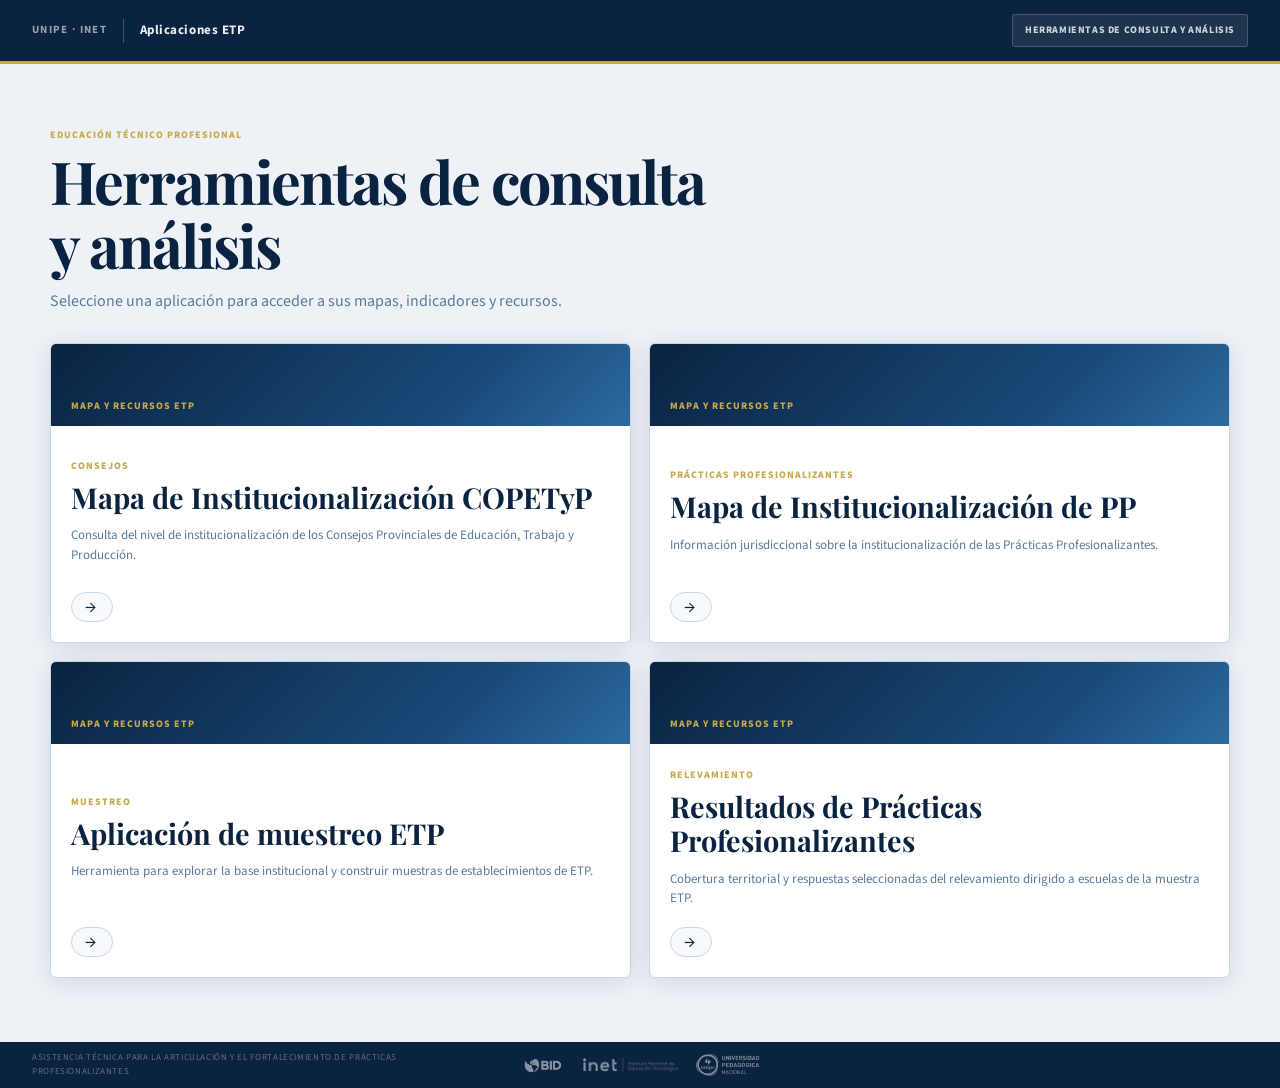
<file: index.html>
<!doctype html>
<html lang="es">
<head>
  <meta charset="utf-8">
  <meta name="viewport" content="width=device-width, initial-scale=1">
  <meta name="description" content="Acceso a las aplicaciones de información y análisis de la Educación Técnico Profesional.">
  <title>Aplicaciones ETP</title>
  <link rel="stylesheet" href="assets/portada.css?v=20260917c">
</head>
<body>
  <header class="site-header">
    <div class="brand">
      <span class="brand-kicker">UNIPE · INET</span>
      <span class="brand-sep" aria-hidden="true"></span>
      <span class="brand-name">Aplicaciones ETP</span>
    </div>
    <span class="header-label">Herramientas de consulta y análisis</span>
  </header>

  <main>
    <section class="hero" aria-labelledby="page-title">
      <p class="eyebrow">Educación Técnico Profesional</p>
      <h1 id="page-title">Herramientas de consulta y análisis</h1>
      <p class="intro">Seleccione una aplicación para acceder a sus mapas, indicadores y recursos.</p>
    </section>

    <section class="apps" aria-label="Aplicaciones disponibles">
      <a class="app-card" href="./consejos/">
        <span class="app-number" aria-hidden="true">01</span>
        <span class="app-content">
          <span class="app-kicker">Consejos</span>
          <strong>Mapa de Institucionalización COPETyP</strong>
          <span class="app-description">Consulta del nivel de institucionalización de los Consejos Provinciales de Educación, Trabajo y Producción.</span>
        </span>
        <span class="app-arrow" aria-hidden="true">→</span>
      </a>

      <a class="app-card" href="./practicas-profesionalizantes/">
        <span class="app-number" aria-hidden="true">02</span>
        <span class="app-content">
          <span class="app-kicker">Prácticas Profesionalizantes</span>
          <strong>Mapa de Institucionalización de PP</strong>
          <span class="app-description">Información jurisdiccional sobre la institucionalización de las Prácticas Profesionalizantes.</span>
        </span>
        <span class="app-arrow" aria-hidden="true">→</span>
      </a>

      <a class="app-card" href="./muestreo/">
        <span class="app-number" aria-hidden="true">03</span>
        <span class="app-content">
          <span class="app-kicker">Muestreo</span>
          <strong>Aplicación de muestreo ETP</strong>
          <span class="app-description">Herramienta para explorar la base institucional y construir muestras de establecimientos de ETP.</span>
        </span>
        <span class="app-arrow" aria-hidden="true">→</span>
      </a>

      <a class="app-card" href="./resultados-relevamiento/">
        <span class="app-number" aria-hidden="true">04</span>
        <span class="app-content">
          <span class="app-kicker">Relevamiento</span>
          <strong>Resultados de Prácticas Profesionalizantes</strong>
          <span class="app-description">Cobertura territorial y respuestas seleccionadas del relevamiento dirigido a escuelas de la muestra ETP.</span>
        </span>
        <span class="app-arrow" aria-hidden="true">→</span>
      </a>
    </section>
  </main>

  <footer class="site-footer">
    <span>Asistencia técnica para la articulación y el fortalecimiento de Prácticas Profesionalizantes</span>
    <div class="footer-logos" aria-label="Instituciones participantes">
      <img src="assets/img/LogoBID.png" alt="BID">
      <img src="assets/img/logoINET.png" alt="INET">
      <img src="assets/img/LOGOUNIPE.png" alt="UNIPE">
    </div>
  </footer>
</body>
</html>
</file>
<file: assets/portada.css>
@import url('https://fonts.googleapis.com/css2?family=Playfair+Display:wght@600;700&family=Source+Sans+3:wght@300;400;500;600;700;800&display=swap');

:root {
  --ink: #13293d;
  --muted: #536779;
  --paper: #f5f2ea;
  --surface: #ffffff;
  --line: #d9e0e4;
  --accent: #007f86;
  --accent-dark: #005f65;
  --warm: #d9a441;
  --shadow: 0 16px 38px rgb(19 41 61 / 10%);
}

* {
  box-sizing: border-box;
}

html {
  min-width: 320px;
  color-scheme: light;
}

body {
  min-height: 100vh;
  margin: 0;
  display: flex;
  flex-direction: column;
  color: var(--ink);
  background:
    radial-gradient(circle at 92% 10%, rgb(0 127 134 / 9%), transparent 29rem),
    var(--paper);
  font-family: "Segoe UI", Arial, sans-serif;
  line-height: 1.5;
}

.site-header {
  border-bottom: 1px solid rgb(19 41 61 / 12%);
  background: rgb(255 255 255 / 88%);
}

.header-inner,
main,
.footer-inner {
  width: min(1120px, calc(100% - 40px));
  margin-inline: auto;
}

.header-inner {
  padding-block: 18px;
}

.brand {
  width: fit-content;
  display: flex;
  align-items: center;
  gap: 13px;
  color: inherit;
  text-decoration: none;
}

.brand-mark {
  display: grid;
  width: 48px;
  height: 48px;
  place-items: center;
  border-radius: 5px;
  color: #fff;
  background: var(--accent);
  font-size: 0.82rem;
  font-weight: 800;
  letter-spacing: 0.08em;
}

.brand-copy {
  display: grid;
  gap: 1px;
}

.brand-copy strong {
  font-family: Georgia, "Times New Roman", serif;
  font-size: 1.18rem;
}

.brand-copy span {
  color: var(--muted);
  font-size: 0.82rem;
}

main {
  flex: 1;
  padding-block: clamp(54px, 8vw, 92px);
}

.hero {
  max-width: 760px;
  margin-bottom: 42px;
}

.eyebrow,
.app-kicker {
  margin: 0;
  color: var(--accent-dark);
  font-size: 0.76rem;
  font-weight: 800;
  letter-spacing: 0.12em;
  text-transform: uppercase;
}

h1 {
  max-width: 680px;
  margin: 10px 0 16px;
  font-family: Georgia, "Times New Roman", serif;
  font-size: clamp(2.25rem, 5vw, 4.25rem);
  line-height: 1.04;
  letter-spacing: -0.035em;
}

.intro {
  max-width: 620px;
  margin: 0;
  color: var(--muted);
  font-size: clamp(1rem, 2vw, 1.16rem);
}

.apps {
  display: grid;
  grid-template-columns: repeat(3, minmax(0, 1fr));
  gap: 18px;
}

.app-card {
  min-height: 310px;
  padding: 25px;
  display: grid;
  grid-template-rows: auto 1fr auto;
  border: 1px solid var(--line);
  border-top: 4px solid var(--accent);
  border-radius: 8px;
  color: inherit;
  background: var(--surface);
  box-shadow: 0 6px 20px rgb(19 41 61 / 5%);
  text-decoration: none;
  transition: transform 180ms ease, box-shadow 180ms ease, border-color 180ms ease;
}

.app-card:hover {
  transform: translateY(-5px);
  border-color: var(--accent);
  box-shadow: var(--shadow);
}

.app-card:focus-visible {
  outline: 3px solid var(--warm);
  outline-offset: 4px;
}

.app-number {
  justify-self: end;
  color: #8a9aa6;
  font-family: Georgia, "Times New Roman", serif;
  font-size: 0.92rem;
}

.app-content {
  display: flex;
  flex-direction: column;
  justify-content: center;
}

.app-content strong {
  margin: 11px 0 14px;
  font-family: Georgia, "Times New Roman", serif;
  font-size: clamp(1.42rem, 2.3vw, 1.82rem);
  line-height: 1.18;
}

.app-description {
  color: var(--muted);
  font-size: 0.94rem;
}

.app-arrow {
  color: var(--accent);
  font-size: 1.65rem;
  transition: transform 180ms ease;
}

.app-card:hover .app-arrow {
  transform: translateX(5px);
}

footer {
  color: #dce7eb;
  background: var(--ink);
}

.footer-inner {
  min-height: 104px;
  padding-block: 22px;
  display: flex;
  align-items: center;
  justify-content: space-between;
  gap: 28px;
}

.footer-inner p {
  max-width: 420px;
  margin: 0;
  font-size: 0.88rem;
}

.institutional-logos {
  display: flex;
  align-items: center;
  gap: 22px;
  padding: 10px 14px;
  border-radius: 4px;
  background: #fff;
}

.institutional-logos img {
  display: block;
  width: auto;
  max-width: 105px;
  height: 34px;
  object-fit: contain;
}

@media (max-width: 820px) {
  .apps {
    grid-template-columns: 1fr;
  }

  .app-card {
    min-height: 230px;
  }
}

@media (max-width: 560px) {
  .header-inner,
  main,
  .footer-inner {
    width: min(100% - 28px, 1120px);
  }

  .brand-copy span {
    display: none;
  }

  main {
    padding-block: 44px 56px;
  }

  .hero {
    margin-bottom: 30px;
  }

  .app-card {
    min-height: 245px;
    padding: 21px;
  }

  .footer-inner {
    padding-block: 26px;
    flex-direction: column;
    align-items: flex-start;
  }

  .institutional-logos {
    width: 100%;
    justify-content: space-between;
    gap: 12px;
  }

  .institutional-logos img {
    max-width: 84px;
    height: 29px;
  }
}

@media (prefers-reduced-motion: reduce) {
  .app-card,
  .app-arrow {
    transition: none;
  }
}

/* Lenguaje visual compartido con las aplicaciones */
:root {
  --navy: #0A2340;
  --blue: #1A4A7A;
  --mid: #2D6BA0;
  --cyan: #00A8CC;
  --gold: #C8A84B;
  --bg: #EEF2F7;
  --surface: #FFFFFF;
  --border: #C8D8E8;
  --text: #0A2340;
  --muted: #5A7A9A;
  --light: #F7F9FC;
  --shadow: 0 4px 24px rgba(10,35,64,.12);
}

body {
  color: var(--text);
  background: var(--bg);
  font-family: 'Source Sans 3', sans-serif;
  font-size: 14px;
}

.site-header {
  min-height: 64px;
  padding: 12px 32px;
  display: flex;
  align-items: center;
  justify-content: space-between;
  gap: 24px;
  border-bottom: 3px solid var(--gold);
  background: var(--navy);
}

.brand {
  display: flex;
  align-items: center;
  gap: 16px;
}

.brand-kicker {
  color: rgba(255,255,255,.58);
  font-size: 11px;
  font-weight: 700;
  letter-spacing: .12em;
  text-transform: uppercase;
}

.brand-sep {
  width: 1px;
  height: 24px;
  background: rgba(255,255,255,.22);
}

.brand-name {
  color: rgba(255,255,255,.92);
  font-size: 13px;
  font-weight: 700;
  letter-spacing: .04em;
}

.header-label {
  padding: 8px 12px;
  border: 1px solid rgba(255,255,255,.18);
  border-radius: 3px;
  color: rgba(255,255,255,.78);
  background: rgba(255,255,255,.08);
  font-size: 10px;
  font-weight: 800;
  letter-spacing: .06em;
  text-transform: uppercase;
}

main {
  width: min(1180px, calc(100% - 36px));
  padding-block: clamp(34px, 5vw, 64px);
}

.hero {
  margin-bottom: 30px;
}

.eyebrow,
.app-kicker {
  color: var(--gold);
  font-size: 10px;
  letter-spacing: .1em;
}

h1 {
  margin: 6px 0 12px;
  font-family: 'Playfair Display', serif;
  font-size: clamp(2.2rem, 5vw, 3.7rem);
  line-height: 1.08;
}

.intro {
  color: var(--muted);
  font-size: 16px;
}

.apps {
  gap: 18px;
  grid-template-columns: repeat(2, minmax(0, 1fr));
}

.app-card {
  min-height: 300px;
  padding: 0;
  overflow: hidden;
  border: 1px solid var(--border);
  border-top: 1px solid var(--border);
  border-radius: 6px;
  background: var(--surface);
  box-shadow: var(--shadow);
}

.app-card::before {
  content: "Mapa y recursos ETP";
  min-height: 58px;
  display: flex;
  align-items: flex-end;
  padding: 12px 20px;
  background: linear-gradient(135deg,var(--navy),var(--blue) 70%,var(--mid));
  color: var(--gold);
  font-size: 10px;
  font-weight: 800;
  letter-spacing: .1em;
  text-transform: uppercase;
}

.app-card:hover {
  border-color: var(--mid);
  box-shadow: 0 10px 30px rgba(10,35,64,.18);
}

.app-card:focus-visible {
  outline-color: var(--cyan);
}

.app-number {
  position: absolute;
  width: 1px;
  height: 1px;
  overflow: hidden;
  clip: rect(0 0 0 0);
}

.app-content {
  padding: 24px 20px 18px;
}

.app-content strong {
  margin: 6px 0 12px;
  font-family: 'Playfair Display', serif;
  font-size: clamp(1.45rem, 2.25vw, 1.85rem);
  line-height: 1.2;
}

.app-description {
  color: var(--muted);
  font-size: 13px;
}

.app-arrow {
  margin: 0 20px 20px;
  justify-self: start;
  min-width: 42px;
  padding: 5px 13px;
  border: 1px solid var(--border);
  border-radius: 20px;
  color: var(--navy);
  background: var(--light);
  font-size: 18px;
  line-height: 1;
}

.app-card:hover .app-arrow {
  color: #fff;
  background: var(--navy);
}

.site-footer {
  min-height: 46px;
  padding: 8px 32px;
  display: flex;
  align-items: center;
  justify-content: space-between;
  gap: 20px;
  position: relative;
  color: #fff;
  background: var(--navy);
}

.site-footer > span {
  max-width: 370px;
  color: rgba(255,255,255,.34);
  font-size: 9px;
  letter-spacing: .07em;
  text-transform: uppercase;
}

.footer-logos {
  position: absolute;
  left: 50%;
  transform: translateX(-50%);
  display: flex;
  align-items: center;
  gap: 18px;
}

.footer-logos img {
  width: auto;
  max-width: 95px;
  height: 22px;
  object-fit: contain;
  opacity: .5;
  filter: brightness(0) invert(1);
}

@media (max-width: 980px) {
  .site-header,
  .site-footer { padding-left: 16px; padding-right: 16px; }
  .brand-name { font-size: 12px; }
  .app-card { min-height: 240px; }
  .apps { grid-template-columns: repeat(2, minmax(0, 1fr)); }
  .app-content strong { font-size: clamp(1.25rem, 3.3vw, 1.55rem); }
  .footer-logos { position: static; transform: none; }
}

@media (max-width: 600px) {
  .site-header { align-items: flex-start; flex-direction: column; gap: 8px; }
  .header-label { display: none; }
  .brand { gap: 10px; }
  main { width: calc(100% - 24px); padding-block: 34px 42px; }
  .hero { margin-bottom: 22px; }
  .apps { grid-template-columns: 1fr; }
  .app-card { min-height: 250px; }
  .site-footer { align-items: flex-start; flex-direction: column; padding-top: 16px; padding-bottom: 16px; }
  .footer-logos { width: 100%; justify-content: space-between; }
  .footer-logos img { max-width: 80px; height: 20px; }
}
</file>
